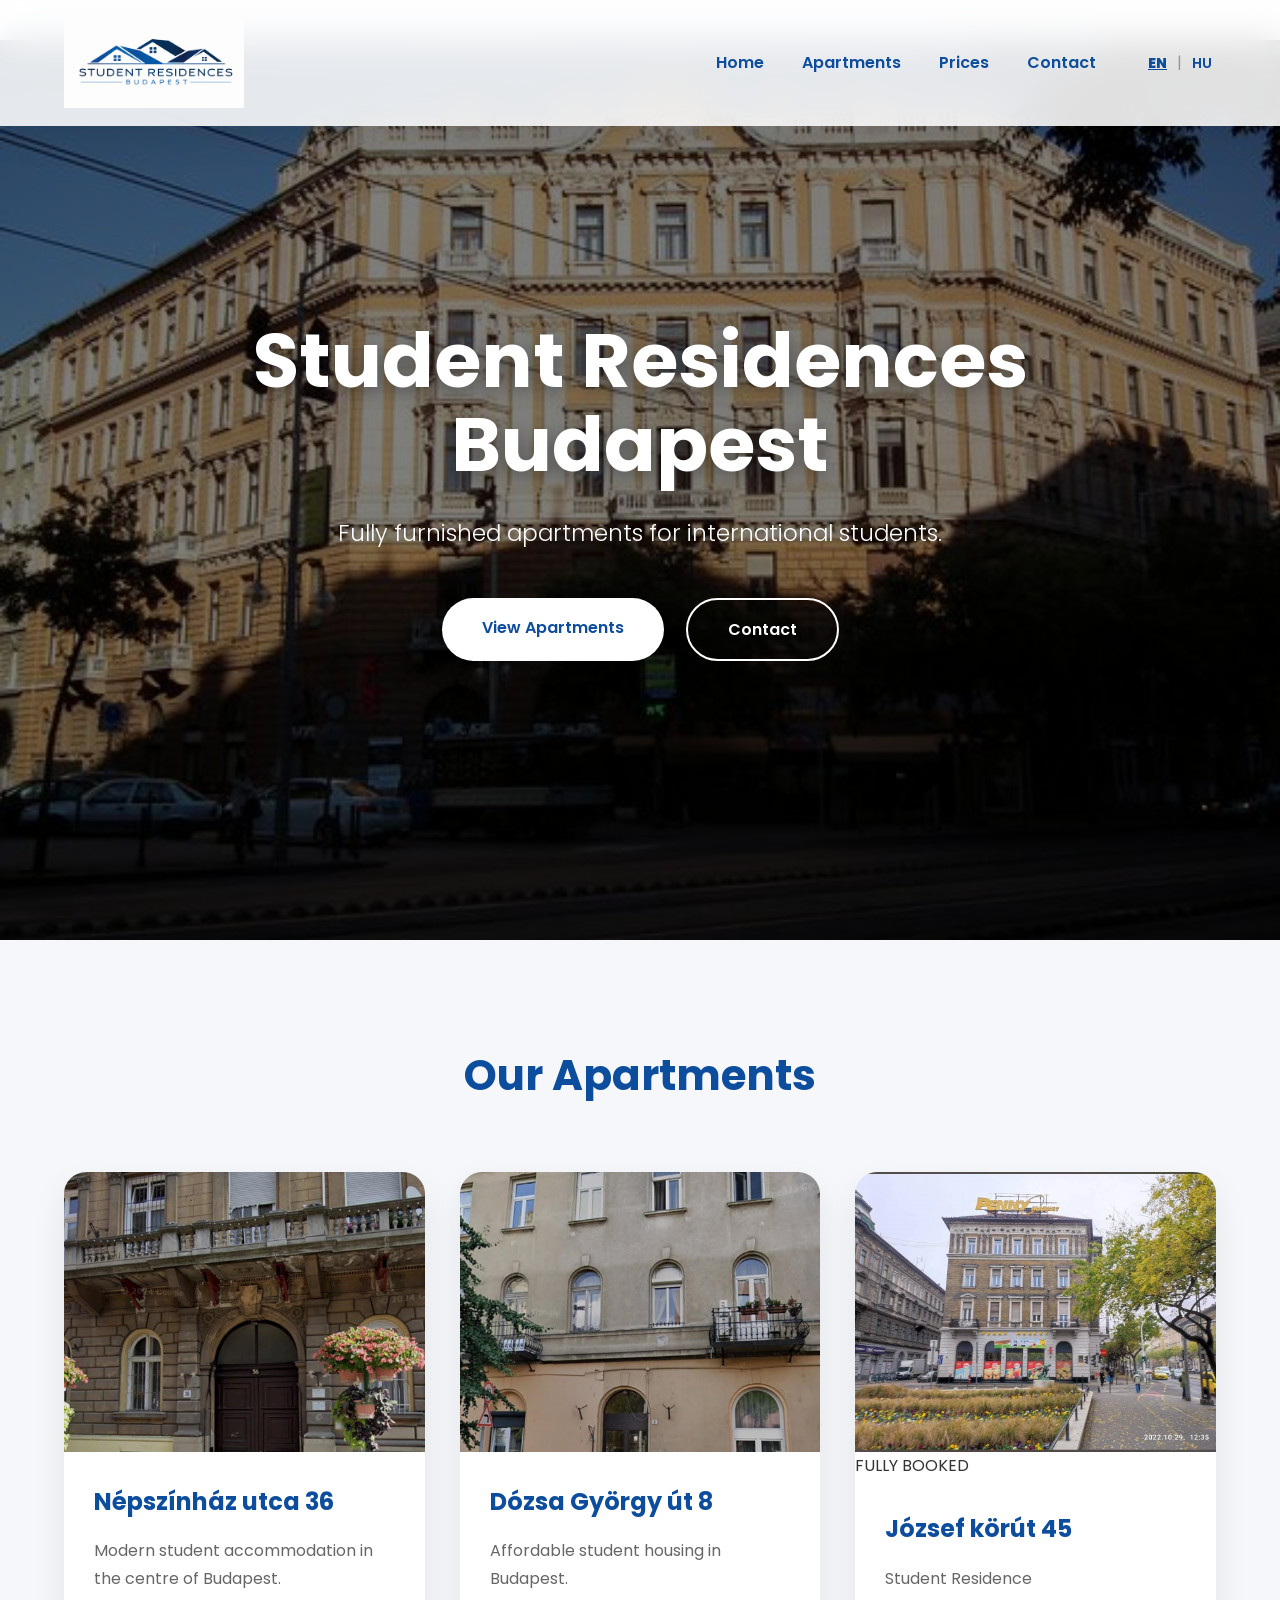
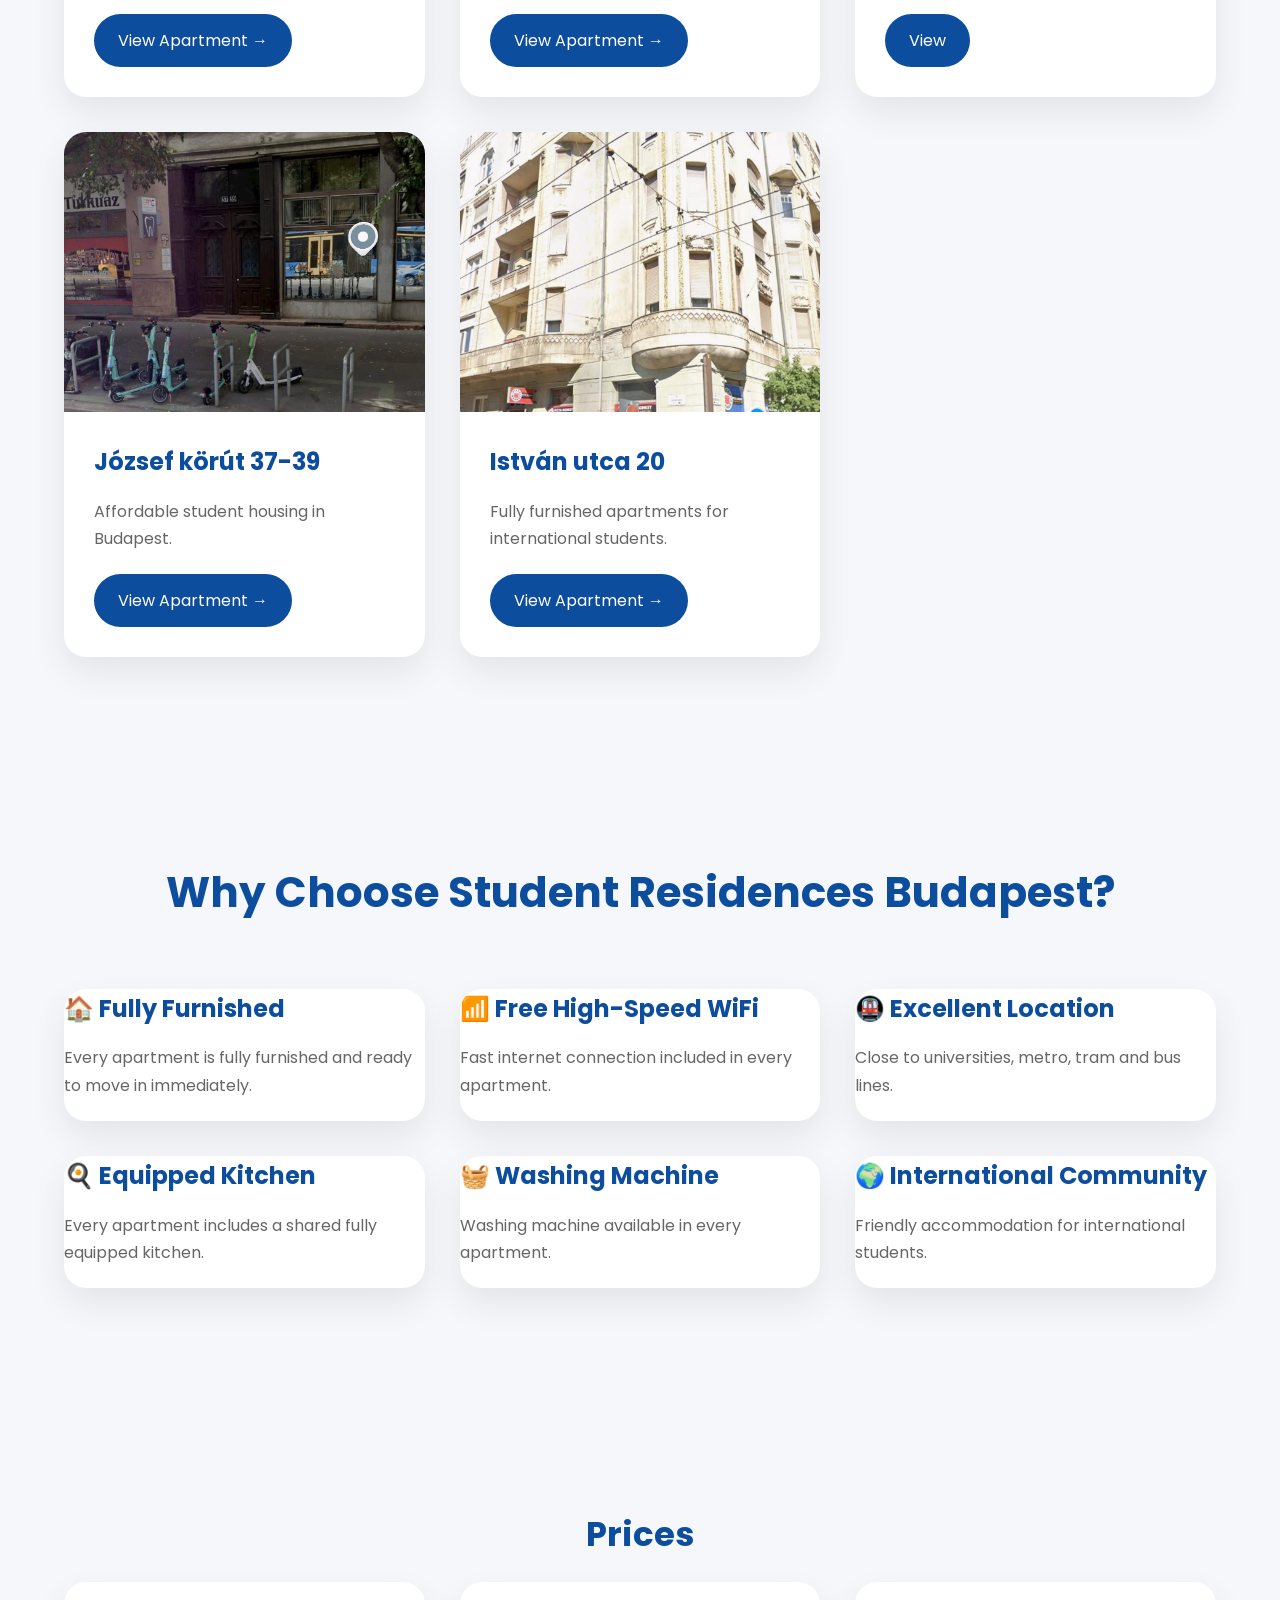
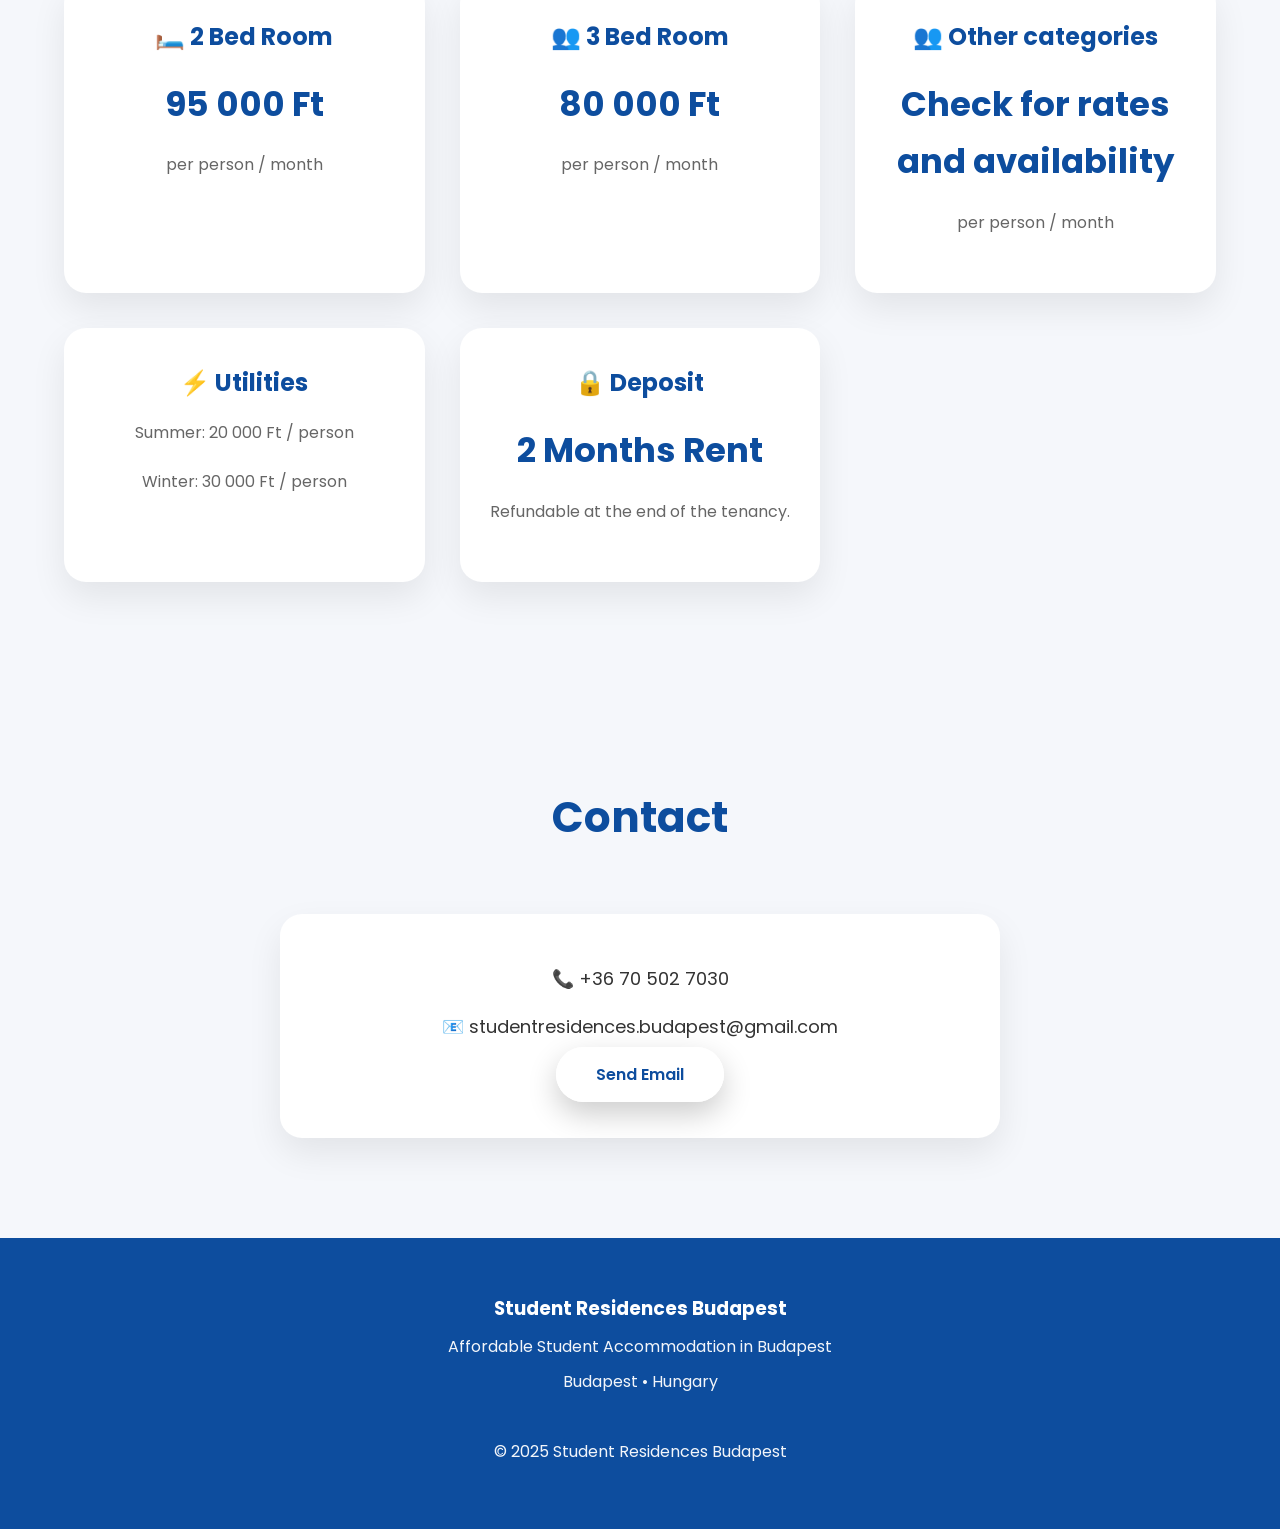
<file: index.html>
<!DOCTYPE html>
<!DOCTYPE html>

<!DOCTYPE html>

<html lang="en">
<head>
<meta charset="utf-8"/>
<meta content="width=device-width, initial-scale=1.0" name="viewport"/>
<title>Student Residences Budapest</title>
<meta content="Affordable student accommodation in Budapest for international students." name="description"/>
<meta content="Student Accommodation Budapest, Student Housing Budapest" name="keywords"/>
<link href="logo.png" rel="icon"/>
<link href="https://fonts.googleapis.com" rel="preconnect"/>
<link crossorigin="" href="https://fonts.gstatic.com" rel="preconnect"/>
<link href="https://fonts.googleapis.com/css2?family=Poppins:wght@300;400;500;600;700&amp;display=swap" rel="stylesheet"/>
<link href="style.css" rel="stylesheet"/>
</head>

<body><a aria-label="Chat on WhatsApp" class="whatsapp" href="https://wa.me/36705027030" target="_blank">
<svg fill="white" height="32" viewbox="0 0 32 32" width="32" xmlns="http://www.w3.org/2000/svg">
<path d="M19.11 17.23c-.29-.14-1.72-.85-1.99-.95-.27-.1-.47-.14-.67.14-.2.29-.77.95-.95 1.15-.17.2-.35.22-.64.07-.29-.14-1.23-.45-2.35-1.44-.87-.77-1.46-1.72-1.63-2.01-.17-.29-.02-.45.13-.59.13-.13.29-.35.44-.52.14-.17.19-.29.29-.48.1-.2.05-.36-.02-.5-.07-.14-.67-1.61-.92-2.2-.24-.58-.48-.5-.67-.5h-.57c-.2 0-.52.07-.79.36-.27.29-1.04 1.01-1.04 2.46 0 1.44 1.06 2.84 1.2 3.04.14.2 2.08 3.18 5.04 4.46.7.3 1.25.48 1.68.61.71.22 1.36.19 1.88.12.57-.09 1.72-.7 1.97-1.38.24-.68.24-1.27.17-1.39-.07-.12-.27-.2-.56-.34z"></path>
<path d="M16.01 3C8.82 3 3 8.82 3 16c0 2.53.74 4.99 2.13 7.1L3 29l6.1-2.09A12.9 12.9 0 0016.01 29C23.18 29 29 23.18 29 16S23.18 3 16.01 3zm0 23.5c-2.08 0-4.1-.56-5.86-1.62l-.42-.25-3.62 1.24 1.21-3.53-.27-.44A10.43 10.43 0 015.5 16C5.5 10.2 10.2 5.5 16.01 5.5S26.5 10.2 26.5 16s-4.7 10.5-10.49 10.5z"></path>
</svg>
</a>
<!-- ================= HEADER ================= -->
<header class="header">
<div class="container">
<a class="logo" href="index.html">
<img alt="Student Residences Budapest" src="logo.png"/>
</a>
<nav>
<ul>
<li><a data-en="Home" data-hu="Kezdőlap" href="#home">Home</a></li>
<li><a data-en="Apartments" data-hu="Apartmanok" href="#apartments">Apartments</a></li>
<li><a data-en="Prices" data-hu="Árak" href="#prices">Prices</a></li>
<li><a data-en="Contact" data-hu="Kapcsolat" href="#contact">Contact</a></li>
<li class="language-switch">
<button class="language-btn active" id="lang-en" type="button">
                EN
            </button>
<span>|</span>
<button class="language-btn" id="lang-hu" type="button">
                HU
            </button>
</li>
</ul>
</nav>
</div>
</header>
<!-- ================= HERO ================= -->
<section class="hero" id="home">
<div class="hero-content">
<h1 data-en="Student Residences Budapest" data-hu="Student Residences Budapest">
            Student Residences Budapest
        </h1>
<p data-en="Fully furnished apartments for international students." data-hu="Teljesen berendezett apartmanok nemzetközi diákok számára."><span data-en="Affordable student accommodation in the heart of Budapest." data-hu="Megfizethető diákszállás Budapest szívében.">Affordable student accommodation in the heart of Budapest.</span><br/><span data-en="Fully furnished apartments for international students." data-hu="Teljesen berendezett apartmanok nemzetközi diákok számára.">Fully furnished apartments for international students.</span></p>
<div class="hero-buttons">
<a class="btn" data-en="View Apartments" data-hu="Apartmanok megtekintése" href="#apartments">

                View Apartments

            </a>
<a class="btn-outline" data-en="Contact" data-hu="Kapcsolat" href="#contact">

                Contact

            </a>
</div>
</div>
</section>
<!-- ================= APARTMENTS ================= -->
<section id="apartments">
<div class="container">
<h2 class="section-title" data-en="Our Apartments" data-hu="Apartmanjaink">

            Our Apartments

        </h2>
<div class="cards">
<article class="card">
<img alt="Népszínház utca 36" src="nepszinhaz.jpg"/>
<div class="card-content">
<h3>Népszínház utca 36</h3>
<p data-en="Modern student accommodation in the centre of Budapest." data-hu="Modern diákszállás Budapest központjában.">
            Modern student accommodation in the centre of Budapest.
        </p>
<a data-en="View Apartment →" data-hu="Apartman megtekintése →" href="nepszinhaz.html">
            View Apartment →
                </a>
</div></article>
<article class="card">
<img alt="Dózsa György út 8" src="dozsa.jpg"/>
<div class="card-content">
<h3>Dózsa György út 8</h3>
<p data-en="Affordable student housing in Budapest." data-hu="Megfizethető diákszállás Budapesten.">
            Affordable student housing in Budapest.
        </p>
<a data-en="View Apartment →" data-hu="Apartman megtekintése →" href="dozsa.html">
            View Apartment →

                </a>
</div></article>
<div class="card booked">
<img alt="József körút 45" src="jozsef45.jpg"/>
<div class="booked-badge" data-en="FULLY BOOKED" data-hu="TELT HÁZ">
        FULLY BOOKED
    </div>
<div class="card-content">
<h3>József körút 45</h3>
<p data-en="Student Residence" data-hu="Diákrezidencia">Student Residence</p>
<a data-en="View" data-hu="Megtekintés" href="jozsef45.html">View</a>
</div>
</div>
<article class="card">
<img alt="József körút 37-39" src="jozsef37.jpg"/>
<div class="card-content">
<h3>József körút 37-39</h3>
<p data-en="Affordable student housing in Budapest." data-hu="Megfizethető diákszállás Budapesten.">
            Affordable student housing in Budapest.
        </p>
<a data-en="View Apartment →" data-hu="Apartman megtekintése →" href="jozsef37.html">
            View Apartment →

                </a>
</div></article>
<article class="card">
<img alt="István utca 20" src="istvan20.jpg"/>
<div class="card-content">
<h3>István utca 20</h3>
<p data-en="Fully furnished apartments for international students." data-hu="Teljesen berendezett apartmanok nemzetközi diákok számára.">
            Fully furnished apartments for international students.
        </p>
<a data-en="View Apartment →" data-hu="Apartman megtekintése →" href="istvan20.html">
            View Apartment →

                </a>
</div></article>
</div>
</div>
</section>
<!-- ================= WHY CHOOSE US ================= -->
<section id="why-us">
<div class="container">
<h2 class="section-title" data-en="Why Choose Student Residences Budapest?" data-hu="Miért válassza a Student Residences Budapestet?">

            Why Choose Student Residences Budapest?

        </h2>
<div class="cards">
<article class="card">
<h3 data-en="🏠 Fully Furnished" data-hu="🏠 Teljesen berendezett">🏠 Fully Furnished</h3>
<p data-en="Every apartment is fully furnished and ready to move in immediately." data-hu="Minden apartman teljesen berendezett és azonnal költözhető.">

                    Every apartment is fully furnished and ready to move in immediately.

                </p>
</article>
<article class="card">
<h3 data-en="📶 Free High-Speed WiFi" data-hu="📶 Ingyenes nagy sebességű WiFi">📶 Free High-Speed WiFi</h3>
<p data-en="Fast internet connection included in every apartment." data-hu="Minden apartmanban gyors internetkapcsolat áll rendelkezésre.">

                    Fast internet connection included in every apartment.

                </p>
</article>
<article class="card">
<h3 data-en="🚇 Excellent Location" data-hu="🚇 Kiváló elhelyezkedés">🚇 Excellent Location</h3>
<p data-en="Close to universities, metro, tram and bus lines." data-hu="Közel az egyetemekhez, metró-, villamos- és buszjáratokhoz.">

                    Close to universities, metro, tram and bus lines.

                </p>
</article>
<article class="card">
<h3 data-en="🍳 Equipped Kitchen" data-hu="🍳 Felszerelt konyha">🍳 Equipped Kitchen</h3>
<p data-en="Every apartment includes a shared fully equipped kitchen." data-hu="Minden apartmanhoz közös, teljesen felszerelt konyha tartozik.">

                    Every apartment includes a shared fully equipped kitchen.

                </p>
</article>
<article class="card">
<h3 data-en="🧺 Washing Machine" data-hu="🧺 Mosógép">🧺 Washing Machine</h3>
<p data-en="Washing machine available in every apartment." data-hu="Minden apartmanban mosógép áll rendelkezésre.">

                    Washing machine available in every apartment.

                </p>
</article>
<article class="card">
<h3 data-en="🌍 International Community" data-hu="🌍 Nemzetközi közösség">🌍 International Community</h3>
<p data-en="Friendly accommodation for international students." data-hu="Barátságos szállás nemzetközi diákok számára.">

                    Friendly accommodation for international students.

                </p>
</article>
</div>
</div>
</section>
<!-- ================= PRICES ================= -->
<section id="prices">
<div class="container">
<h2 class="section-title" data-en="Prices" data-hu="Árak">

            Prices

        </h2>
<div class="cards">
<article class="card">
<h3 data-en="🛏️ 2 Bed Room" data-hu="🛏️ 2 ágyas szoba">🛏️ 2 Bed Room</h3>
<h2>95 000 Ft</h2>
<p data-en="per person / month" data-hu="személyenként / hónap">

                    per person / month

                </p>
</article>
<article class="card">
<h3 data-en="👥 3 Bed Room" data-hu="👥 3 ágyas szoba">👥 3 Bed Room</h3>
<h2>80 000 Ft</h2>
<p data-en="per person / month" data-hu="személyenként / hónap">

                    per person / month

                </p>
</article>
<article class="card">
<h3 data-en="👥 Other categories" data-hu="👥 Egyéb kategóriák">👥 Other categories</h3>
<h2 data-en="Check for rates and availability" data-hu="Érdeklődjön az árakról és a szabad helyekről">Check for rates and availability </h2>
<p data-en="per person / month" data-hu="személyenként / hónap">

                    per person / month

                </p>
</article>
<article class="card">
<h3 data-en="⚡ Utilities" data-hu="⚡ Rezsi">⚡ Utilities</h3>
<p data-en="Summer: 20 000 Ft / person" data-hu="Nyár: 20 000 Ft / fő">

                    Summer: 20 000 Ft / person

                </p>
<p data-en="Winter: 30 000 Ft / person" data-hu="Tél: 30 000 Ft / fő">

                    Winter: 30 000 Ft / person

                </p>
</article>
<article class="card">
<h3 data-en="🔒 Deposit" data-hu="🔒 Kaució">🔒 Deposit</h3>
<h2 data-en="2 Months Rent" data-hu="2 havi bérleti díj">

                    2 Months Rent

                </h2>
<p data-en="Refundable at the end of the tenancy." data-hu="A bérleti időszak végén visszajár.">

                    Refundable at the end of the tenancy.

                </p>
</article>
</div>
</div>
</section>
<!-- ================= CONTACT ================= -->
<section id="contact">
<div class="container">
<h2 class="section-title" data-en="Contact" data-hu="Kapcsolat">

            Contact

        </h2>
<div class="contact-box">
<p>

                📞 +36 70 502 7030

            </p>
<p>

                📧 studentresidences.budapest@gmail.com

            </p>
<a class="btn" data-en="Send Email" data-hu="E-mail küldése" href="mailto:studentresidences.budapest@gmail.com">

                Send Email

            </a>
</div>
</div>
</section>
<!-- ================= FOOTER ================= -->
<footer>
<div class="container">
<h3 data-en="Student Residences Budapest" data-hu="Student Residences Budapest">

            Student Residences Budapest

        </h3>
<p data-en="Affordable Student Accommodation in Budapest" data-hu="Megfizethető diákszállás Budapesten">

            Affordable Student Accommodation in Budapest

        </p>
<p data-en="Budapest • Hungary" data-hu="Budapest • Magyarország">

            Budapest • Hungary

        </p>
<br/>
<p>

            © 2025 Student Residences Budapest

        </p>
</div>
</footer>

<script src="script.js"></script></body>
</html>
</file>
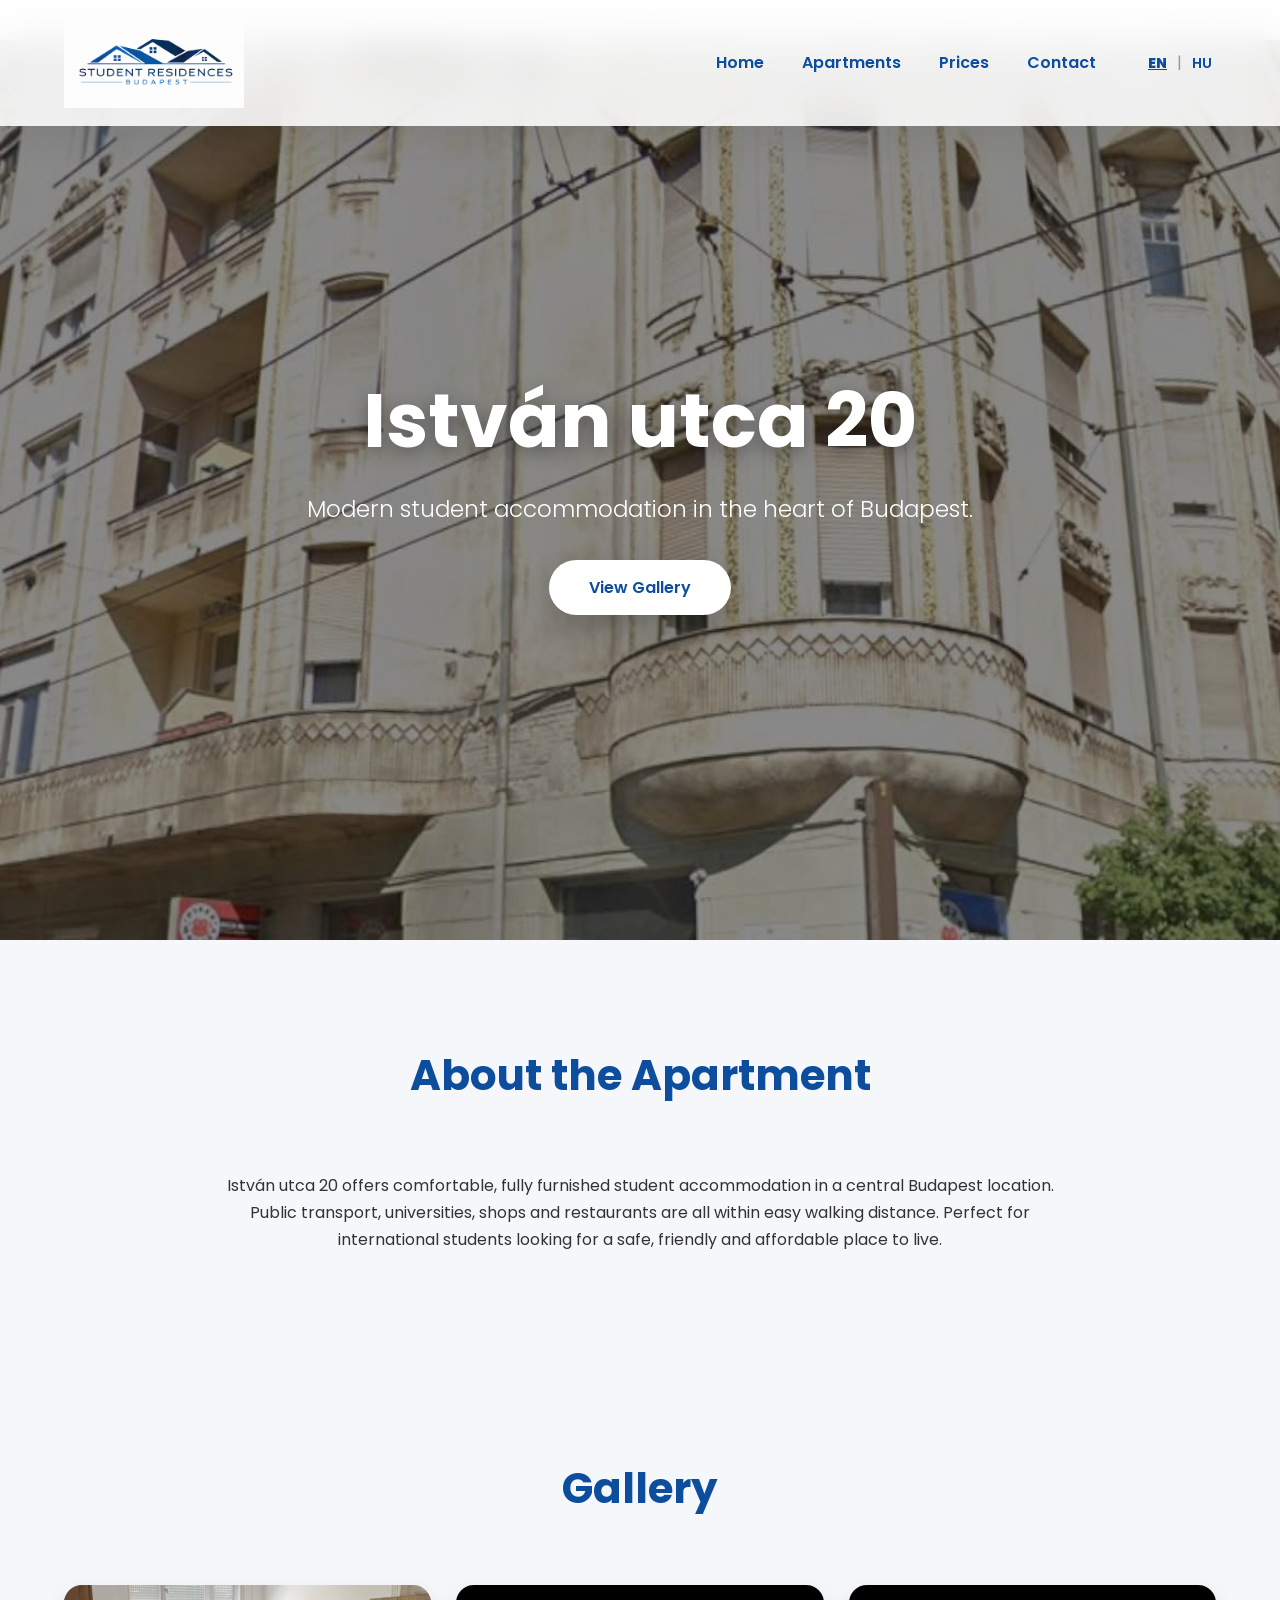
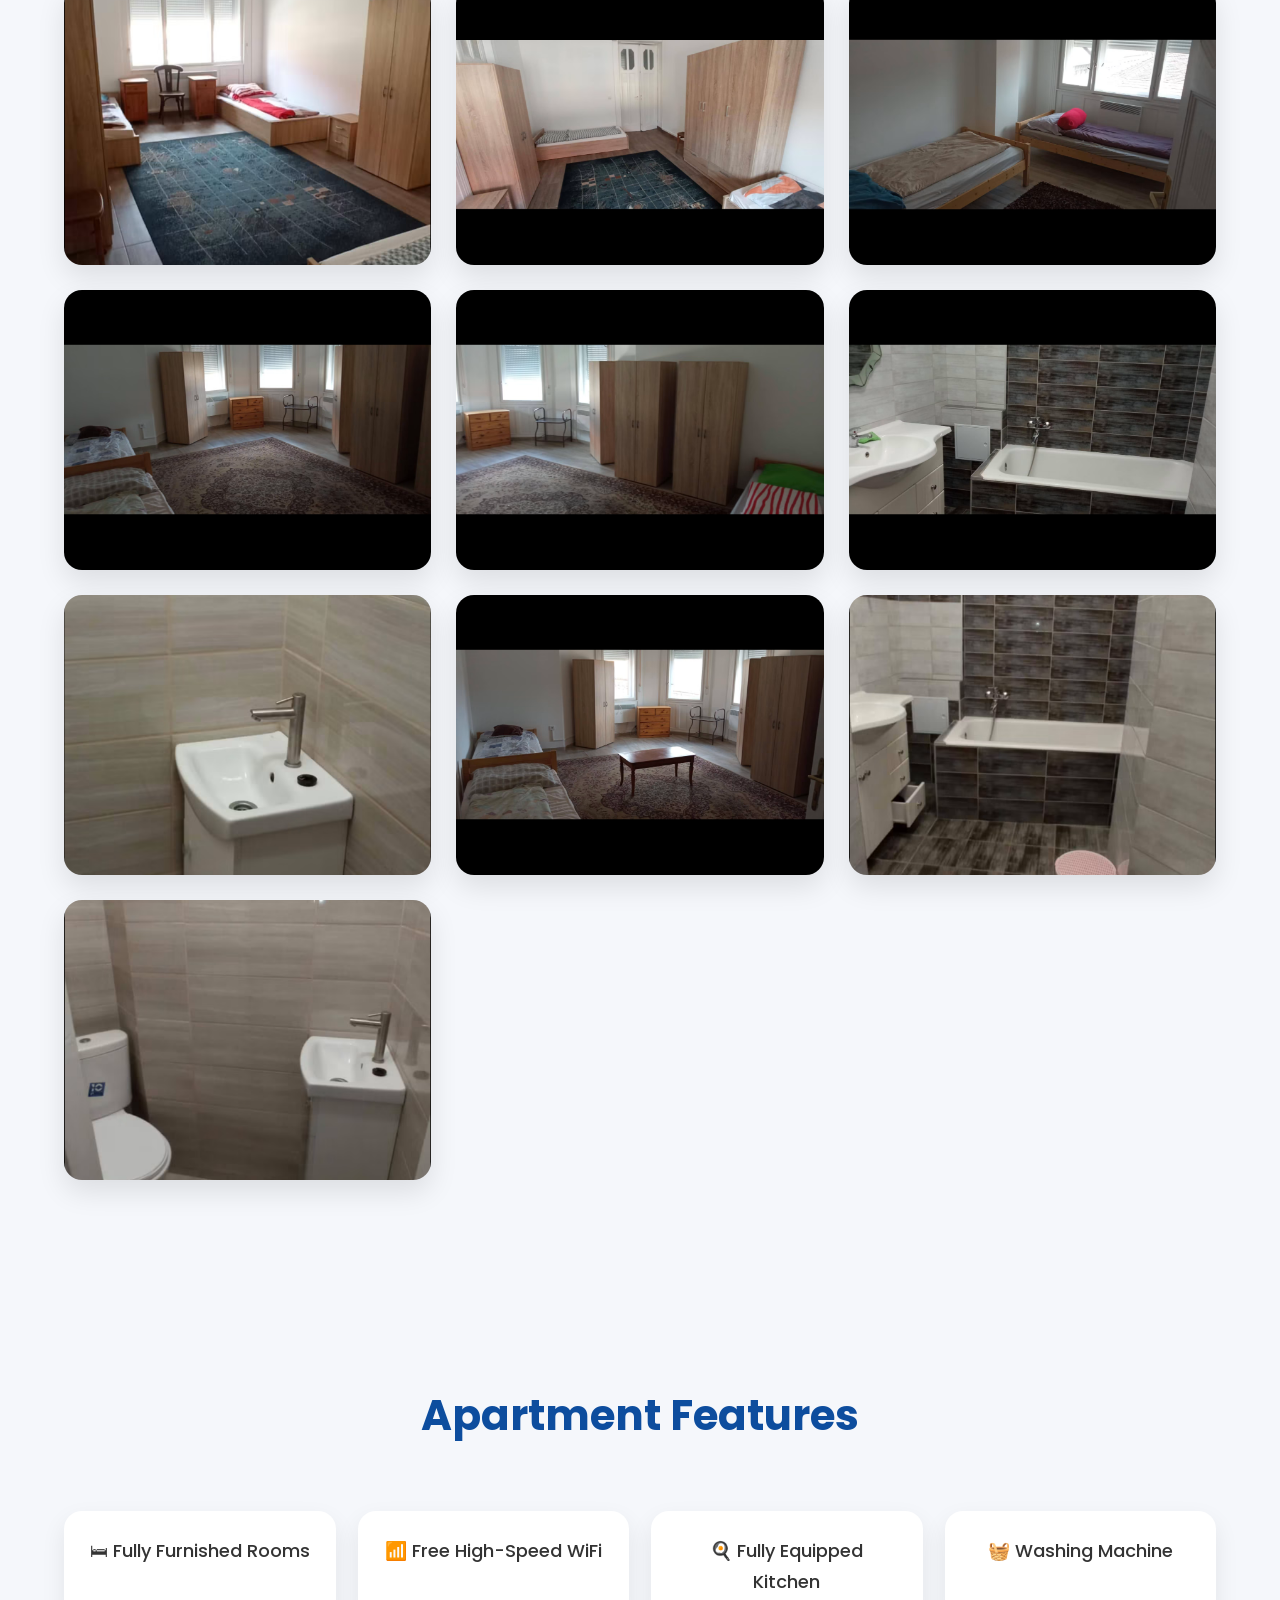
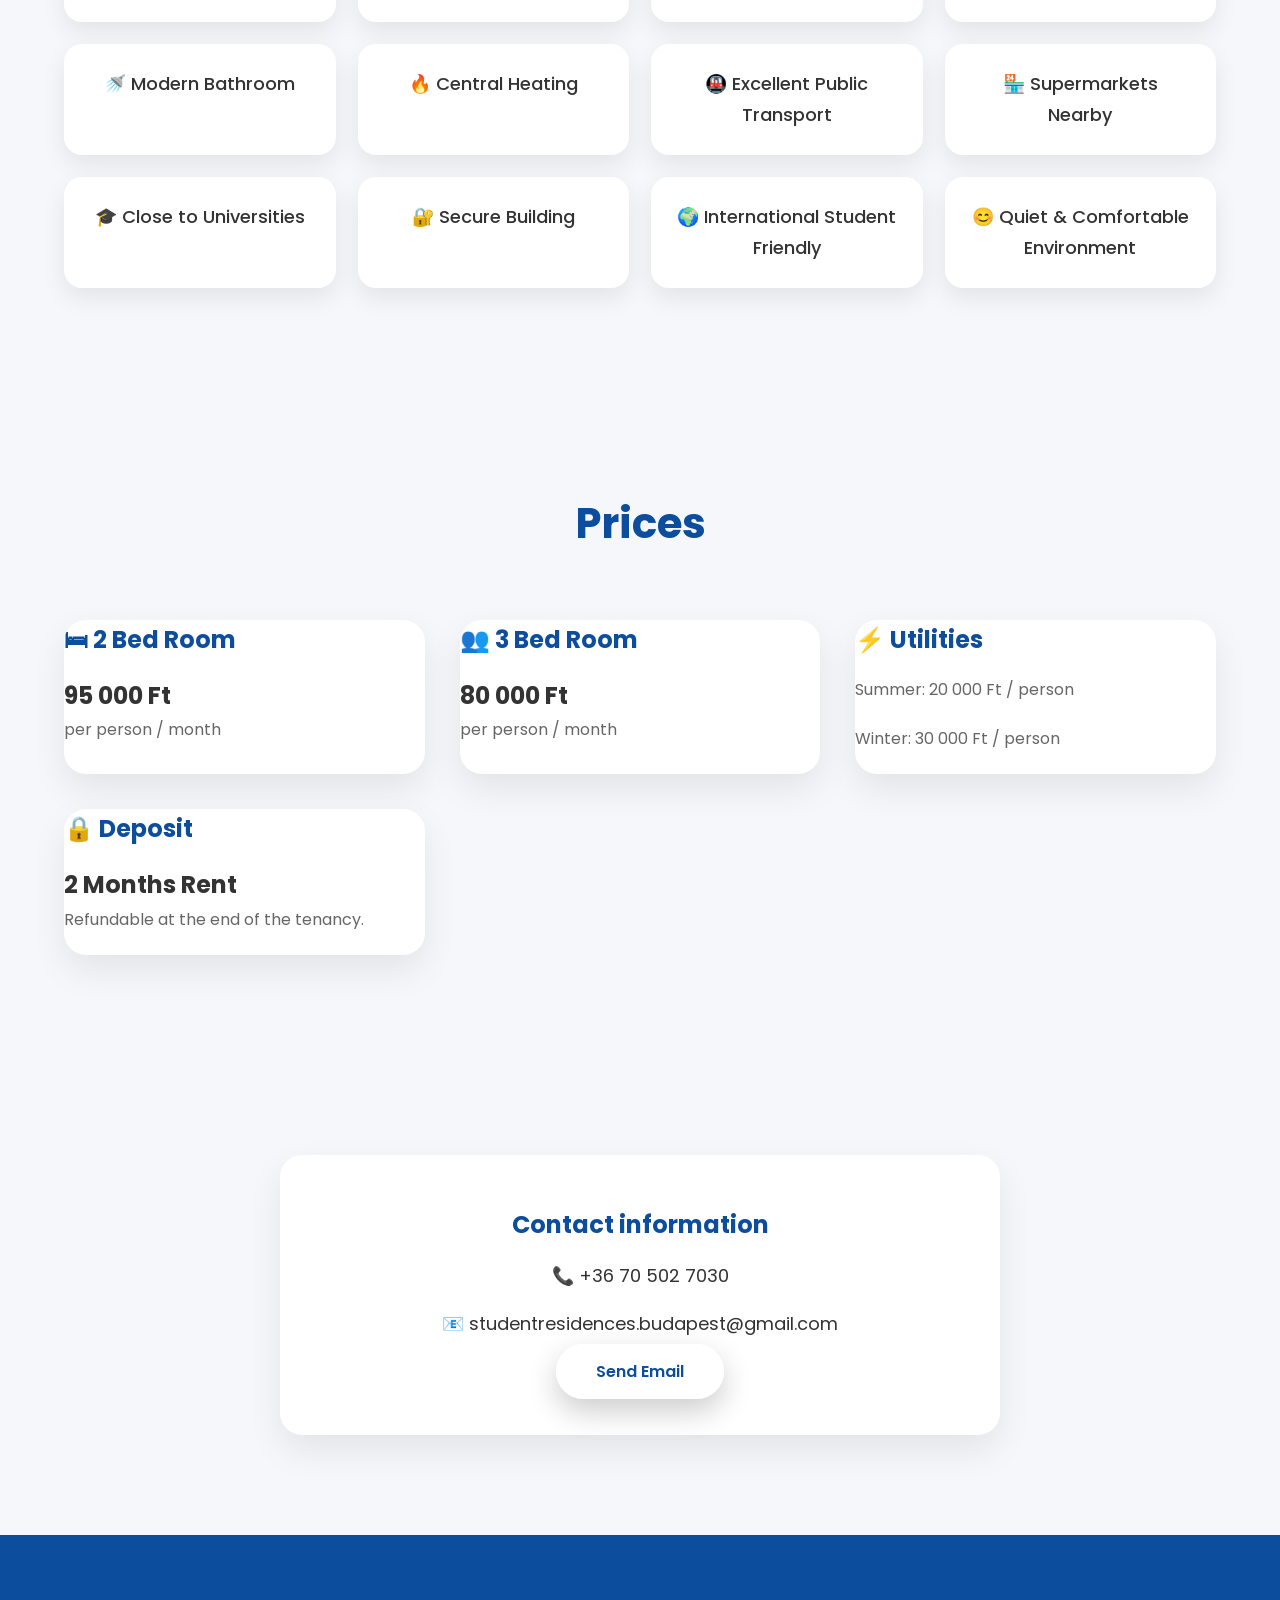
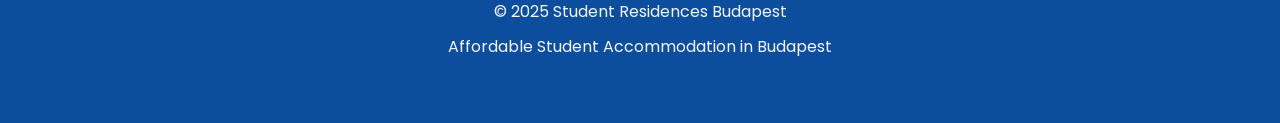
<file: istvan20.html>
<!DOCTYPE html>
<!DOCTYPE html>

<!DOCTYPE html>

<html lang="en">
<head>
<meta charset="utf-8"/>
<meta content="width=device-width, initial-scale=1.0" name="viewport"/>
<title>István utca 20 | Student Residences Budapest</title>
<meta content="Student accommodation at István utca 20, Budapest." name="description"/>
<link href="logo.png" rel="icon"/>
<link href="https://fonts.googleapis.com" rel="preconnect"/>
<link crossorigin="" href="https://fonts.gstatic.com" rel="preconnect"/>
<link href="https://fonts.googleapis.com/css2?family=Poppins:wght@300;400;500;600;700&amp;display=swap" rel="stylesheet"/>
<link href="style.css" rel="stylesheet"/>
</head>

<body><a aria-label="Chat on WhatsApp" class="whatsapp" href="https://wa.me/36705027030" target="_blank">
<svg fill="white" height="32" viewbox="0 0 32 32" width="32" xmlns="http://www.w3.org/2000/svg">
<path d="M19.11 17.23c-.29-.14-1.72-.85-1.99-.95-.27-.1-.47-.14-.67.14-.2.29-.77.95-.95 1.15-.17.2-.35.22-.64.07-.29-.14-1.23-.45-2.35-1.44-.87-.77-1.46-1.72-1.63-2.01-.17-.29-.02-.45.13-.59.13-.13.29-.35.44-.52.14-.17.19-.29.29-.48.1-.2.05-.36-.02-.5-.07-.14-.67-1.61-.92-2.2-.24-.58-.48-.5-.67-.5h-.57c-.2 0-.52.07-.79.36-.27.29-1.04 1.01-1.04 2.46 0 1.44 1.06 2.84 1.2 3.04.14.2 2.08 3.18 5.04 4.46.7.3 1.25.48 1.68.61.71.22 1.36.19 1.88.12.57-.09 1.72-.7 1.97-1.38.24-.68.24-1.27.17-1.39-.07-.12-.27-.2-.56-.34z"></path>
<path d="M16.01 3C8.82 3 3 8.82 3 16c0 2.53.74 4.99 2.13 7.1L3 29l6.1-2.09A12.9 12.9 0 0016.01 29C23.18 29 29 23.18 29 16S23.18 3 16.01 3zm0 23.5c-2.08 0-4.1-.56-5.86-1.62l-.42-.25-3.62 1.24 1.21-3.53-.27-.44A10.43 10.43 0 015.5 16C5.5 10.2 10.2 5.5 16.01 5.5S26.5 10.2 26.5 16s-4.7 10.5-10.49 10.5z"></path>
</svg>
</a>
<header class="header">
<div class="container">
<a class="logo" href="index.html">
<img alt="Student Residences Budapest" src="logo.png"/>
</a>
<nav>
<ul>
<li><a data-en="Home" data-hu="Kezdőlap" href="index.html">Home</a></li>
<li><a data-en="Apartments" data-hu="Apartmanok" href="index.html#apartments">Apartments</a></li>
<li><a data-en="Prices" data-hu="Árak" href="index.html#prices">Prices</a></li>
<li><a data-en="Contact" data-hu="Kapcsolat" href="index.html#contact">Contact</a></li>
<li class="language-switch"><button class="language-btn active" id="lang-en" type="button">EN</button><span>|</span><button class="language-btn" id="lang-hu" type="button">HU</button></li></ul>
</nav>
</div>
</header>
<!-- HERO -->
<section class="hero" style="
background:
linear-gradient(rgba(0,0,0,.45),rgba(0,0,0,.45)),
url('istvan20.jpg');
background-size:cover;
background-position:center;
background-repeat:no-repeat;
">
<div class="hero-content">
<h1>

István utca 20

</h1>
<p data-en="Modern student accommodation in the heart of Budapest." data-hu="Modern diákszállás Budapest szívében.">

Modern student accommodation in the heart of Budapest.

</p>
<a class="btn" data-en="View Gallery" data-hu="Galéria megtekintése" href="#gallery">

View Gallery

</a>
</div>
</section>
<!-- ABOUT -->
<section>
<div class="container">
<h2 class="section-title" data-en="About the Apartment" data-hu="Az apartmanról">

About the Apartment

</h2>
<p data-en="István utca 20 offers comfortable, fully furnished student accommodation in a central Budapest location. Public transport, universities, shops and restaurants are all within easy walking distance. Perfect for international students looking for a safe, friendly and affordable place to live." data-hu="Az István utca 20 kényelmes, teljesen berendezett diákszállást kínál Budapest központi részén. A tömegközlekedés, az egyetemek, az üzletek és az éttermek könnyen elérhetők gyalog. Ideális választás azoknak a nemzetközi diákoknak, akik biztonságos, barátságos és megfizethető helyet keresnek." style="text-align:center;max-width:850px;margin:auto;">István utca 20 offers comfortable, fully furnished student accommodation in a central Budapest location. Public transport, universities, shops and restaurants are all within easy walking distance. Perfect for international students looking for a safe, friendly and affordable place to live.</p>
</div>
</section>
<!-- GALLERY -->
<section id="gallery">
<div class="container">
<h2 class="section-title" data-en="Gallery" data-hu="Galéria">

Gallery

</h2>
<div class="gallery">
<img alt="Apartment" src="images/istvan20/IMG_0382.PNG"/>
<img alt="Apartment" src="images/istvan20/IMG_0383.PNG"/>
<img alt="Apartment" src="images/istvan20/IMG_0384.PNG"/>
<img alt="Apartment" src="images/istvan20/IMG_0385.PNG"/>
<img alt="Apartment" src="images/istvan20/IMG_0386.PNG"/>
<img alt="Apartment" src="images/istvan20/IMG_0387.PNG"/>
<img alt="Apartment" src="images/istvan20/IMG_0388.PNG"/>
<img alt="Apartment" src="images/istvan20/IMG_0389.PNG"/>
<img alt="Apartment" src="images/istvan20/IMG_0390.PNG"/>
<img alt="Apartment" src="images/istvan20/IMG_0391.PNG"/>
</div>
</div>
</section>
<!-- FEATURES -->
<section>
<div class="container">
<h2 class="section-title" data-en="Apartment Features" data-hu="Az apartman felszereltsége">

Apartment Features

</h2>
<div class="feature-grid">
<div class="feature-item" data-en="🛏 Fully Furnished Rooms" data-hu="🛏 Teljesen berendezett szobák">🛏 Fully Furnished Rooms</div>
<div class="feature-item" data-en="📶 Free High-Speed WiFi" data-hu="📶 Ingyenes nagy sebességű WiFi">📶 Free High-Speed WiFi</div>
<div class="feature-item" data-en="🍳 Fully Equipped Kitchen" data-hu="🍳 Teljesen felszerelt konyha">🍳 Fully Equipped Kitchen</div>
<div class="feature-item" data-en="🧺 Washing Machine" data-hu="🧺 Mosógép">🧺 Washing Machine</div>
<div class="feature-item" data-en="🚿 Modern Bathroom" data-hu="🚿 Modern fürdőszoba">🚿 Modern Bathroom</div>
<div class="feature-item" data-en="🔥 Central Heating" data-hu="🔥 Központi fűtés">🔥 Central Heating</div>
<div class="feature-item" data-en="🚇 Excellent Public Transport" data-hu="🚇 Kiváló tömegközlekedés">🚇 Excellent Public Transport</div>
<div class="feature-item" data-en="🏪 Supermarkets Nearby" data-hu="🏪 Szupermarketek a közelben">🏪 Supermarkets Nearby</div>
<div class="feature-item" data-en="🎓 Close to Universities" data-hu="🎓 Egyetemek a közelben">🎓 Close to Universities</div>
<div class="feature-item" data-en="🔐 Secure Building" data-hu="🔐 Biztonságos épület">🔐 Secure Building</div>
<div class="feature-item" data-en="🌍 International Student Friendly" data-hu="🌍 Nemzetközi diákok számára ideális">🌍 International Student Friendly</div>
<div class="feature-item" data-en="😊 Quiet &amp; Comfortable Environment" data-hu="😊 Csendes és kényelmes környezet">😊 Quiet &amp; Comfortable Environment</div>
</div>
</div>
</section>
<!-- PRICES -->
<section>
<div class="container">
<h2 class="section-title" data-en="Prices" data-hu="Árak">

Prices

</h2>
<div class="cards">
<article class="card">
<h3>🛏 2 Bed Room</h3>
<h2>95 000 Ft</h2>
<p data-en="per person / month" data-hu="személyenként / hónap">per person / month</p>
</article>
<article class="card">
<h3>👥 3 Bed Room</h3>
<h2>80 000 Ft</h2>
<p data-en="per person / month" data-hu="személyenként / hónap">per person / month</p>
</article>
<article class="card">
<h3>⚡ Utilities</h3>
<p data-en="Summer: 20 000 Ft / person" data-hu="Nyár: 20 000 Ft / fő">Summer: 20 000 Ft / person</p>
<p data-en="Winter: 30 000 Ft / person" data-hu="Tél: 30 000 Ft / fő">Winter: 30 000 Ft / person</p>
</article>
<article class="card">
<h3>🔒 Deposit</h3>
<h2 data-en="2 Months Rent" data-hu="2 havi bérleti díj">2 Months Rent</h2>
<p data-en="Refundable at the end of the tenancy." data-hu="A bérleti időszak végén visszajár.">Refundable at the end of the tenancy.</p>
</article>
</div>
</div>
</section>
<!-- CONTACT -->
<section>
<div class="container">
<div class="contact-box">
<h2 data-en="Contact information" data-hu="Kapcsolattartási adatok">

Contact information

</h2>
<p>

📞 +36 70 502 7030

</p>
<p>

📧 studentresidences.budapest@gmail.com

</p>
<a class="btn" data-en="Send Email" data-hu="E-mail küldése" href="mailto:studentresidences.budapest@gmail.com">

Send Email

</a>
</div>
</div>
</section>
<footer>
<div class="container">
<p data-en="© 2025 Student Residences Budapest" data-hu="© 2025 Student Residences Budapest">

© 2025 Student Residences Budapest

</p>
<p data-en="Affordable Student Accommodation in Budapest" data-hu="Megfizethető diákszállás Budapesten">

Affordable Student Accommodation in Budapest

</p>
</div>
</footer>
<script src="script.js"></script></body>
</html>
</file>
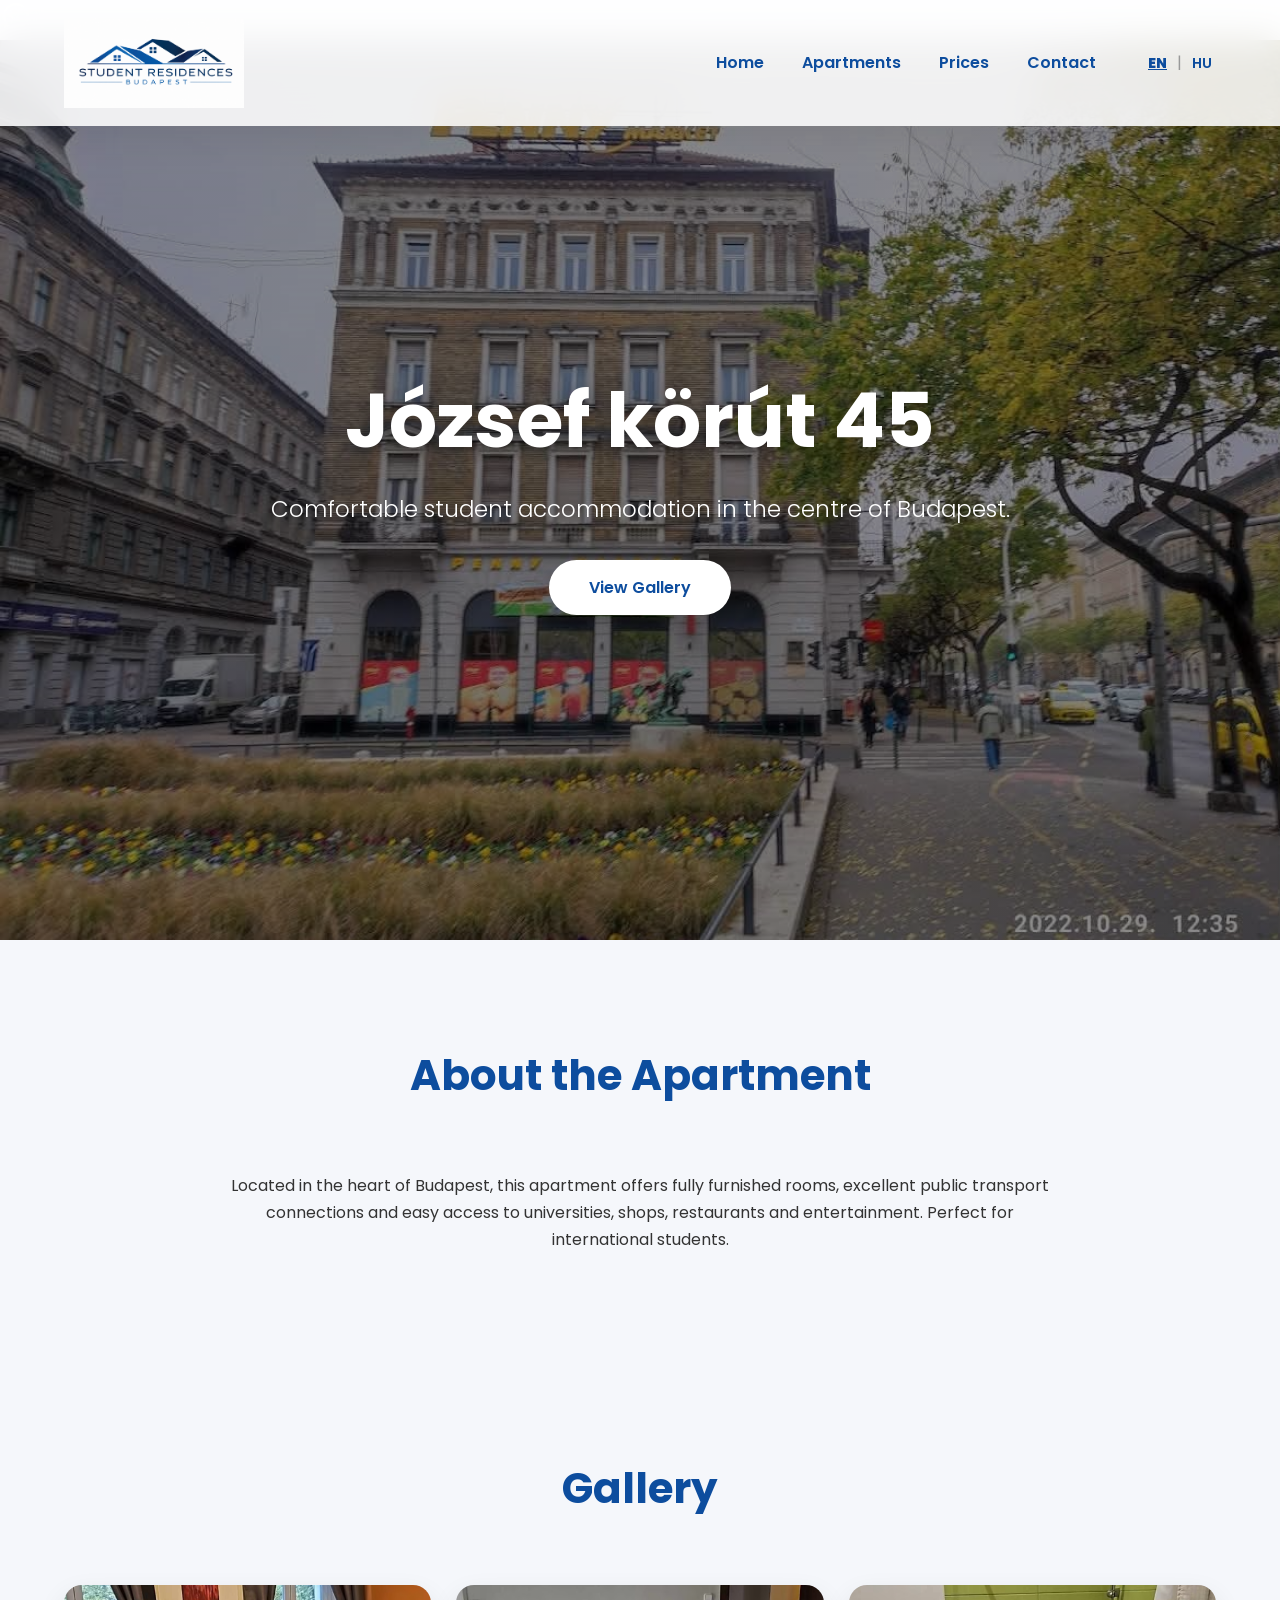
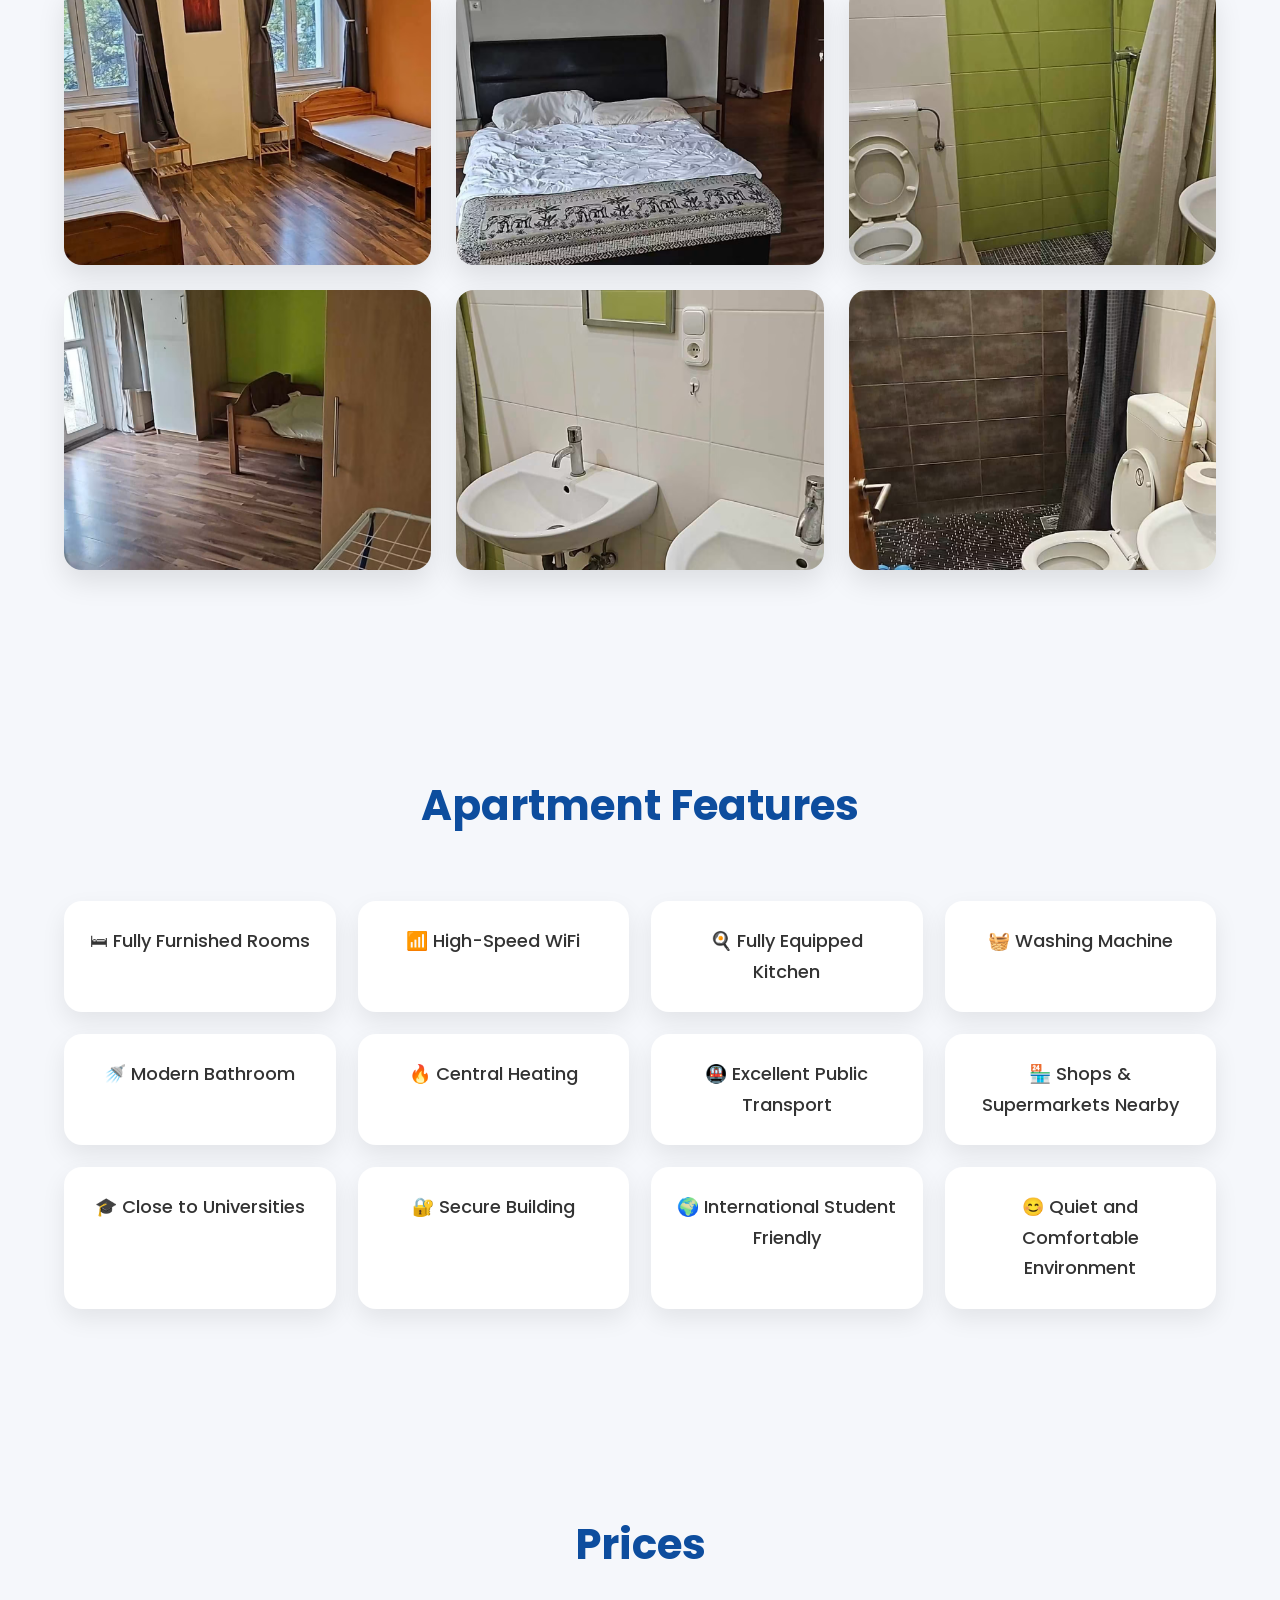
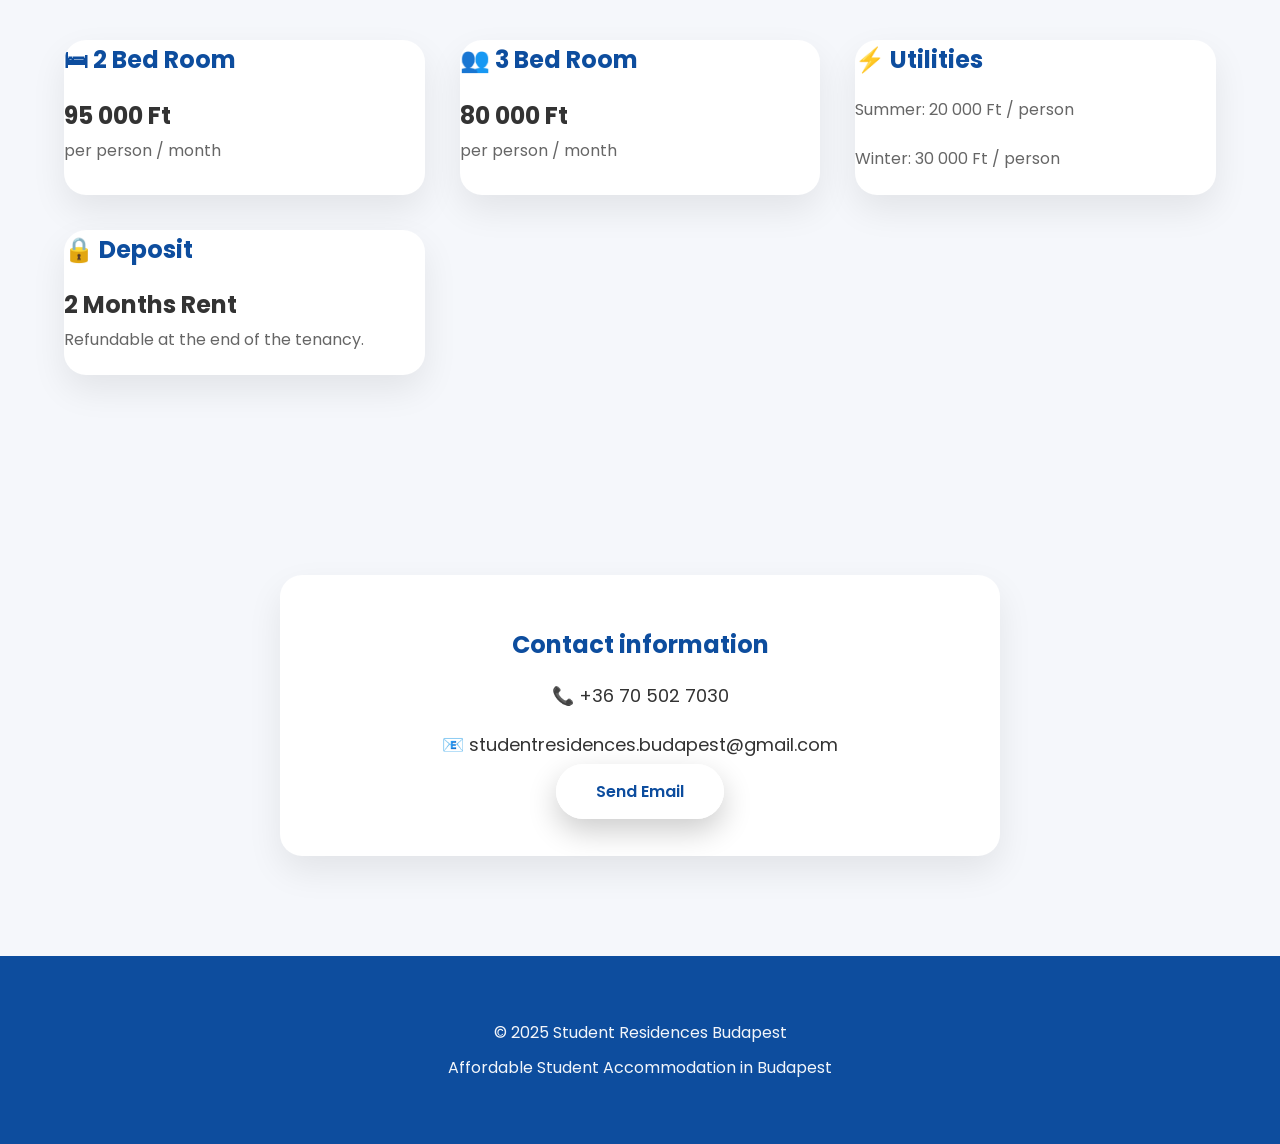
<file: jozsef45.html>
<!DOCTYPE html>
<!DOCTYPE html>

<!DOCTYPE html>

<html lang="en">
<head>
<meta charset="utf-8"/>
<meta content="width=device-width, initial-scale=1.0" name="viewport"/>
<title>József körút 45 | Student Residences Budapest</title>
<meta content="Student accommodation at József körút 45, Budapest." name="description"/>
<link href="logo.png" rel="icon"/>
<link href="https://fonts.googleapis.com" rel="preconnect"/>
<link crossorigin="" href="https://fonts.gstatic.com" rel="preconnect"/>
<link href="https://fonts.googleapis.com/css2?family=Poppins:wght@300;400;500;600;700&amp;display=swap" rel="stylesheet"/>
<link href="style.css" rel="stylesheet"/>
</head>

<body><a aria-label="Chat on WhatsApp" class="whatsapp" href="https://wa.me/36705027030" target="_blank">
<svg fill="white" height="32" viewbox="0 0 32 32" width="32" xmlns="http://www.w3.org/2000/svg">
<path d="M19.11 17.23c-.29-.14-1.72-.85-1.99-.95-.27-.1-.47-.14-.67.14-.2.29-.77.95-.95 1.15-.17.2-.35.22-.64.07-.29-.14-1.23-.45-2.35-1.44-.87-.77-1.46-1.72-1.63-2.01-.17-.29-.02-.45.13-.59.13-.13.29-.35.44-.52.14-.17.19-.29.29-.48.1-.2.05-.36-.02-.5-.07-.14-.67-1.61-.92-2.2-.24-.58-.48-.5-.67-.5h-.57c-.2 0-.52.07-.79.36-.27.29-1.04 1.01-1.04 2.46 0 1.44 1.06 2.84 1.2 3.04.14.2 2.08 3.18 5.04 4.46.7.3 1.25.48 1.68.61.71.22 1.36.19 1.88.12.57-.09 1.72-.7 1.97-1.38.24-.68.24-1.27.17-1.39-.07-.12-.27-.2-.56-.34z"></path>
<path d="M16.01 3C8.82 3 3 8.82 3 16c0 2.53.74 4.99 2.13 7.1L3 29l6.1-2.09A12.9 12.9 0 0016.01 29C23.18 29 29 23.18 29 16S23.18 3 16.01 3zm0 23.5c-2.08 0-4.1-.56-5.86-1.62l-.42-.25-3.62 1.24 1.21-3.53-.27-.44A10.43 10.43 0 015.5 16C5.5 10.2 10.2 5.5 16.01 5.5S26.5 10.2 26.5 16s-4.7 10.5-10.49 10.5z"></path>
</svg>
</a>
<header class="header">
<div class="container">
<a class="logo" href="index.html">
<img alt="Student Residences Budapest" src="logo.png"/>
</a>
<nav>
<ul>
<li><a data-en="Home" data-hu="Kezdőlap" href="index.html">Home</a></li>
<li><a data-en="Apartments" data-hu="Apartmanok" href="index.html#apartments">Apartments</a></li>
<li><a data-en="Prices" data-hu="Árak" href="index.html#prices">Prices</a></li>
<li><a data-en="Contact" data-hu="Kapcsolat" href="index.html#contact">Contact</a></li>
<li class="language-switch"><button class="language-btn active" id="lang-en" type="button">EN</button><span>|</span><button class="language-btn" id="lang-hu" type="button">HU</button></li></ul>
</nav>
</div>
</header>
<!-- HERO -->
<section class="hero" style="
background:
linear-gradient(rgba(0,0,0,.45),rgba(0,0,0,.45)),
url('jozsef45.jpg');
background-size:cover;
background-position:center;
background-repeat:no-repeat;
">
<div class="hero-content">
<h1>

József körút 45

</h1>
<p data-en="Comfortable student accommodation in the centre of Budapest." data-hu="Kényelmes diákszállás Budapest központjában.">

Comfortable student accommodation in the centre of Budapest.

</p>
<a class="btn" data-en="View Gallery" data-hu="Galéria megtekintése" href="#gallery">

View Gallery

</a>
</div>
</section>
<!-- ABOUT -->
<section>
<div class="container">
<h2 class="section-title" data-en="About the Apartment" data-hu="Az apartmanról">

About the Apartment

</h2>
<p data-en="Located in the heart of Budapest, this apartment offers fully furnished rooms, excellent public transport connections and easy access to universities, shops, restaurants and entertainment. Perfect for international students." data-hu="Budapest szívében található apartman teljesen berendezett szobákat, kiváló tömegközlekedési kapcsolatokat és könnyű hozzáférést biztosít az egyetemekhez, üzletekhez, éttermekhez és szórakozóhelyekhez. Ideális nemzetközi diákok számára." style="text-align:center;max-width:850px;margin:auto;">Located in the heart of Budapest, this apartment offers fully furnished rooms, excellent public transport connections and easy access to universities, shops, restaurants and entertainment. Perfect for international students.</p>
</div>
</section>
<!-- GALLERY -->
<section id="gallery">
<div class="container">
<h2 class="section-title" data-en="Gallery" data-hu="Galéria">

Gallery

</h2>
<div class="gallery">
<img alt="Apartment" src="images/jozsef45/IMG_0372.PNG"/>
<img alt="Apartment" src="images/jozsef45/IMG_0373.PNG"/>
<img alt="Apartment" src="images/jozsef45/IMG_0378.PNG"/>
<img alt="Apartment" src="images/jozsef45/IMG_0379.PNG"/>
<img alt="Apartment" src="images/jozsef45/IMG_0380.PNG"/>
<img alt="Apartment" src="images/jozsef45/IMG_0381.PNG"/>
</div>
</div>
</section>
<!-- FEATURES -->
<section>
<div class="container">
<h2 class="section-title" data-en="Apartment Features" data-hu="Az apartman felszereltsége">

Apartment Features

</h2>
<div class="feature-grid">
<div class="feature-item" data-en="🛏 Fully Furnished Rooms" data-hu="🛏 Teljesen berendezett szobák">🛏 Fully Furnished Rooms</div>
<div class="feature-item" data-en="📶 High-Speed WiFi" data-hu="📶 Nagy sebességű WiFi">📶 High-Speed WiFi</div>
<div class="feature-item" data-en="🍳 Fully Equipped Kitchen" data-hu="🍳 Teljesen felszerelt konyha">🍳 Fully Equipped Kitchen</div>
<div class="feature-item" data-en="🧺 Washing Machine" data-hu="🧺 Mosógép">🧺 Washing Machine</div>
<div class="feature-item" data-en="🚿 Modern Bathroom" data-hu="🚿 Modern fürdőszoba">🚿 Modern Bathroom</div>
<div class="feature-item" data-en="🔥 Central Heating" data-hu="🔥 Központi fűtés">🔥 Central Heating</div>
<div class="feature-item" data-en="🚇 Excellent Public Transport" data-hu="🚇 Kiváló tömegközlekedés">🚇 Excellent Public Transport</div>
<div class="feature-item" data-en="🏪 Shops &amp; Supermarkets Nearby" data-hu="🏪 Üzletek és szupermarketek a közelben">🏪 Shops &amp; Supermarkets Nearby</div>
<div class="feature-item" data-en="🎓 Close to Universities" data-hu="🎓 Egyetemek a közelben">🎓 Close to Universities</div>
<div class="feature-item" data-en="🔐 Secure Building" data-hu="🔐 Biztonságos épület">🔐 Secure Building</div>
<div class="feature-item" data-en="🌍 International Student Friendly" data-hu="🌍 Nemzetközi diákok számára ideális">🌍 International Student Friendly</div>
<div class="feature-item" data-en="😊 Quiet and Comfortable Environment" data-hu="😊 Csendes és kényelmes környezet">😊 Quiet and Comfortable Environment</div>
</div>
</div>
</section>
<!-- PRICES -->
<section>
<div class="container">
<h2 class="section-title" data-en="Prices" data-hu="Árak">

Prices

</h2>
<div class="cards">
<article class="card">
<h3>🛏 2 Bed Room</h3>
<h2>95 000 Ft</h2>
<p data-en="per person / month" data-hu="személyenként / hónap">per person / month</p>
</article>
<article class="card">
<h3>👥 3 Bed Room</h3>
<h2>80 000 Ft</h2>
<p data-en="per person / month" data-hu="személyenként / hónap">per person / month</p>
</article>
<article class="card">
<h3>⚡ Utilities</h3>
<p data-en="Summer: 20 000 Ft / person" data-hu="Nyár: 20 000 Ft / fő">Summer: 20 000 Ft / person</p>
<p data-en="Winter: 30 000 Ft / person" data-hu="Tél: 30 000 Ft / fő">Winter: 30 000 Ft / person</p>
</article>
<article class="card">
<h3>🔒 Deposit</h3>
<h2 data-en="2 Months Rent" data-hu="2 havi bérleti díj">2 Months Rent</h2>
<p data-en="Refundable at the end of the tenancy." data-hu="A bérleti időszak végén visszajár.">Refundable at the end of the tenancy.</p>
</article>
</div>
</div>
</section>
<!-- CONTACT -->
<section>
<div class="container">
<div class="contact-box">
<h2 data-en="Contact information" data-hu="Kapcsolattartási adatok">

Contact information

</h2>
<p>

📞 +36 70 502 7030

</p>
<p>

📧 studentresidences.budapest@gmail.com

</p>
<a class="btn" data-en="Send Email" data-hu="E-mail küldése" href="mailto:studentresidences.budapest@gmail.com">

Send Email

</a>
</div>
</div>
</section>
<footer>
<div class="container">
<p>

© 2025 Student Residences Budapest

</p>
<p data-en="Affordable Student Accommodation in Budapest" data-hu="Megfizethető diákszállás Budapesten">

Affordable Student Accommodation in Budapest

</p>
</div>
</footer>
<script src="script.js"></script></body>
</html>
</file>
<file: style.css>
/* ===================================================
   Student Residences Budapest
   Premium Style v3
=================================================== */

*{
    margin:0;
    padding:0;
    box-sizing:border-box;
}

html{
    scroll-behavior:smooth;
}

body{
    font-family:'Poppins',sans-serif;
    background:#f5f7fb;
    color:#333;
    line-height:1.7;
    overflow-x:hidden;
}

img{
    max-width:100%;
    display:block;
}

/* ================= CONTAINER ================= */

.container{
    width:90%;
    max-width:1280px;
    margin:auto;
}

/* ================= HEADER ================= */

.header{

    position:fixed;

    top:0;

    left:0;

    width:100%;

    background:rgba(255,255,255,.88);

    backdrop-filter:blur(18px);

    -webkit-backdrop-filter:blur(18px);

    box-shadow:0 10px 35px rgba(0,0,0,.08);

    z-index:1000;

    transition:.35s;

}

.header .container{

    display:flex;

    justify-content:space-between;

    align-items:center;

    padding:18px 0;

}

.logo img{

    height:90px;

    transition:.35s;

}

.logo img:hover{

    transform:scale(1.05);

}

/* ================= NAVIGATION ================= */

nav ul{

    display:flex;

    gap:38px;

    list-style:none;

}

nav a{

    text-decoration:none;

    color:#0D4D9E;

    font-weight:600;

    position:relative;

    transition:.3s;

}

nav a::after{

    content:"";

    position:absolute;

    bottom:-7px;

    left:0;

    width:0;

    height:2px;

    background:#0D4D9E;

    transition:.35s;

}

nav a:hover{

    color:#1565c0;

}

nav a:hover::after{

    width:100%;

}

/* ================= HERO ================= */

.hero{

    min-height:100vh;

    display:flex;

    justify-content:center;

    align-items:center;

    text-align:center;

    color:white;

    background:

    linear-gradient(rgba(0,0,0,.50),rgba(0,0,0,.50)),

    url("hero.jpg");

    background-size:cover;

    background-position:center center;

    background-repeat:no-repeat;

}

.hero-content{

    max-width:850px;

    padding:20px;

    animation:fadeUp 1.1s ease;

}

.hero h1{

    font-size:76px;

    line-height:1.1;

    margin-bottom:28px;

    text-shadow:0 5px 18px rgba(0,0,0,.35);

}

.hero p{

    font-size:23px;

    font-weight:300;

    margin-bottom:45px;

}

/* ================= BUTTONS ================= */

.hero-buttons{

    display:flex;

    justify-content:center;

    gap:22px;

    flex-wrap:wrap;

}

.btn{

    background:white;

    color:#0D4D9E;

    padding:16px 40px;

    border-radius:40px;

    text-decoration:none;

    font-weight:600;

    box-shadow:0 12px 30px rgba(0,0,0,.20);

    transition:.35s;

}

.btn:hover{

    transform:translateY(-5px);

    box-shadow:0 18px 40px rgba(0,0,0,.28);

}

.btn-outline{

    border:2px solid white;

    color:white;

    padding:16px 40px;

    border-radius:40px;

    text-decoration:none;

    font-weight:600;

    transition:.35s;

}

.btn-outline:hover{

    background:white;

    color:#0D4D9E;

}

/* ================= SECTIONS ================= */

section{

    padding:100px 0;

}

.section-title{

    text-align:center;

    font-size:42px;

    margin-bottom:60px;

    color:#0D4D9E;

}

/* ================= CARDS ================= */

.cards{

    display:grid;

    grid-template-columns:repeat(auto-fit,minmax(340px,1fr));

    gap:35px;

}

.card{

    background:white;

    border-radius:22px;

    overflow:hidden;

    box-shadow:0 15px 35px rgba(0,0,0,.08);

    transition:.35s;

}

.card:hover{

    transform:translateY(-10px);

    box-shadow:0 22px 55px rgba(0,0,0,.16);

}

.card img{

    width:100%;

    height:280px;

    object-fit:cover;

    object-position:center;

    transition:.5s;

}

.card:hover img{

    transform:scale(1.08);

}

.card-content{

    padding:30px;

}

.card h3{

    color:#0D4D9E;

    font-size:24px;

    margin-bottom:15px;

}

.card p{

    color:#666;

    margin-bottom:22px;

}

.card a{

    display:inline-block;

    text-decoration:none;

    background:#0D4D9E;

    color:white;

    padding:13px 24px;

    border-radius:30px;

    transition:.35s;

}

.card a:hover{

    background:#1565c0;

}
/* ================= GALLERY ================= */

.gallery{

    display:grid;

    grid-template-columns:repeat(auto-fit,minmax(320px,1fr));

    gap:25px;

}

.gallery img{

    width:100%;

    height:280px;

    object-fit:cover;

    border-radius:18px;

    box-shadow:0 12px 28px rgba(0,0,0,.10);

    transition:.35s;

    cursor:pointer;

}

.gallery img:hover{

    transform:scale(1.04);

    box-shadow:0 20px 45px rgba(0,0,0,.18);

}

/* ================= FEATURES ================= */

.feature-grid{

    display:grid;

    grid-template-columns:repeat(auto-fit,minmax(260px,1fr));

    gap:22px;

}

.feature-item{

    background:white;

    padding:25px;

    border-radius:18px;

    text-align:center;

    font-size:18px;

    font-weight:500;

    box-shadow:0 10px 25px rgba(0,0,0,.08);

    transition:.3s;

}

.feature-item:hover{

    transform:translateY(-6px);

    box-shadow:0 18px 40px rgba(0,0,0,.15);

}

/* ================= PRICE SECTION ================= */

#prices .cards{

    margin-top:15px;

}

#prices .card{

    text-align:center;

    padding:35px 25px;

}

#prices h2{

    color:#0D4D9E;

    margin:18px 0;

    font-size:34px;

}

#prices h3{

    font-size:24px;

}

#prices p{

    color:#666;

}

/* ================= CONTACT ================= */

.contact-box{

    max-width:720px;

    margin:auto;

    background:white;

    padding:50px;

    border-radius:22px;

    box-shadow:0 15px 35px rgba(0,0,0,.08);

    text-align:center;

}

.contact-box h2{

    color:#0D4D9E;

    margin-bottom:15px;

}

.contact-box h3{

    color:#0D4D9E;

    margin-bottom:25px;

}

.contact-box p{

    font-size:18px;

    margin-bottom:18px;

}

/* ================= FOOTER ================= */

footer{

    background:#0D4D9E;

    color:white;

    text-align:center;

    padding:55px 20px;

}

footer p{

    opacity:.95;

    margin:8px 0;

}

/* ================= ANIMATIONS ================= */

@keyframes fadeUp{

    from{

        opacity:0;

        transform:translateY(45px);

    }

    to{

        opacity:1;

        transform:translateY(0);

    }

}

@keyframes fadeIn{

    from{

        opacity:0;

    }

    to{

        opacity:1;

    }

}

/* ================= SCROLLBAR ================= */

::-webkit-scrollbar{

    width:10px;

}

::-webkit-scrollbar-thumb{

    background:#0D4D9E;

    border-radius:50px;

}

::-webkit-scrollbar-track{

    background:#eef2f7;

}

/* ================= MOBILE ================= */

@media(max-width:900px){

.header .container{

    flex-direction:column;

    padding:15px 0;

}

.logo img{

    height:75px;

}

nav ul{

    flex-wrap:wrap;

    justify-content:center;

    gap:18px;

    margin-top:18px;

}

.hero h1{

    font-size:48px;

}

.hero p{

    font-size:19px;

}

.cards{

    grid-template-columns:1fr;

}

.gallery{

    grid-template-columns:1fr;

}

.section-title{

    font-size:34px;

}

}

@media(max-width:600px){

.hero{

    min-height:85vh;

    padding:120px 20px 70px;

}

.hero h1{

    font-size:36px;

}

.hero p{

    font-size:17px;

}

.hero-buttons{

    flex-direction:column;

    align-items:center;

}

.btn,

.btn-outline{

    width:100%;

    max-width:300px;

    text-align:center;

}

.logo img{

    height:60px;

}

.card img{

    height:220px;

}

.gallery img{

    height:220px;

}

.contact-box{

    padding:30px 20px;

}

.section-title{

    font-size:30px;

}

/* ================= WHATSAPP BUTTON ================= */

.whatsapp{

    position:fixed;

    right:25px;

    bottom:25px;

    width:65px;

    height:65px;

    background:#25D366;

    border-radius:50%;

    display:flex;

    justify-content:center;

    align-items:center;

    box-shadow:0 10px 25px rgba(0,0,0,.25);

    transition:.3s;

    z-index:9999;

}

.whatsapp:hover{

    transform:scale(1.12);

    box-shadow:0 15px 35px rgba(0,0,0,.35);

}

.whatsapp svg{

    width:34px;

    height:34px;

}

@media(max-width:600px){

.whatsapp{

    width:58px;

    height:58px;

    right:18px;

    bottom:18px;

}
}

/* ================= BOOKED RIBBON ================= */

.card.booked{

    position:relative;

    overflow:hidden;

}

.card.booked img{

    filter:grayscale(70%) brightness(.70);

}

.card.booked .card-content{

    opacity:.85;

}

.booked-badge{

    position:absolute;

    top:50%;

    left:50%;

    width:700px;

    padding:22px 0;

    background:#3f4650;

    color:#fff;

    font-size:40px;

    font-weight:800;

    letter-spacing:5px;

    text-align:center;

    text-transform:uppercase;

    transform:translate(-50%,-50%) rotate(-32deg);

    box-shadow:0 10px 25px rgba(0,0,0,.35);

    z-index:999;

    pointer-events:none;

}

.card.booked a{

    background:#777;

}

.card.booked a:hover{

    background:#555;

}
}

/* ================= LANGUAGE SWITCH ================= */

.language-switch{

    display:flex;

    align-items:center;

    gap:6px;

    margin-left:10px;

}

.language-btn{

    border:none;

    background:transparent;

    color:#0D4D9E;

    font-family:'Poppins',sans-serif;

    font-size:14px;

    font-weight:600;

    cursor:pointer;

    padding:4px;

    transition:.3s;

}

.language-btn:hover{

    color:#1565c0;

}

.language-btn.active{

    font-weight:800;

    text-decoration:underline;

}

.language-switch span{

    color:#999;

}
</file>
